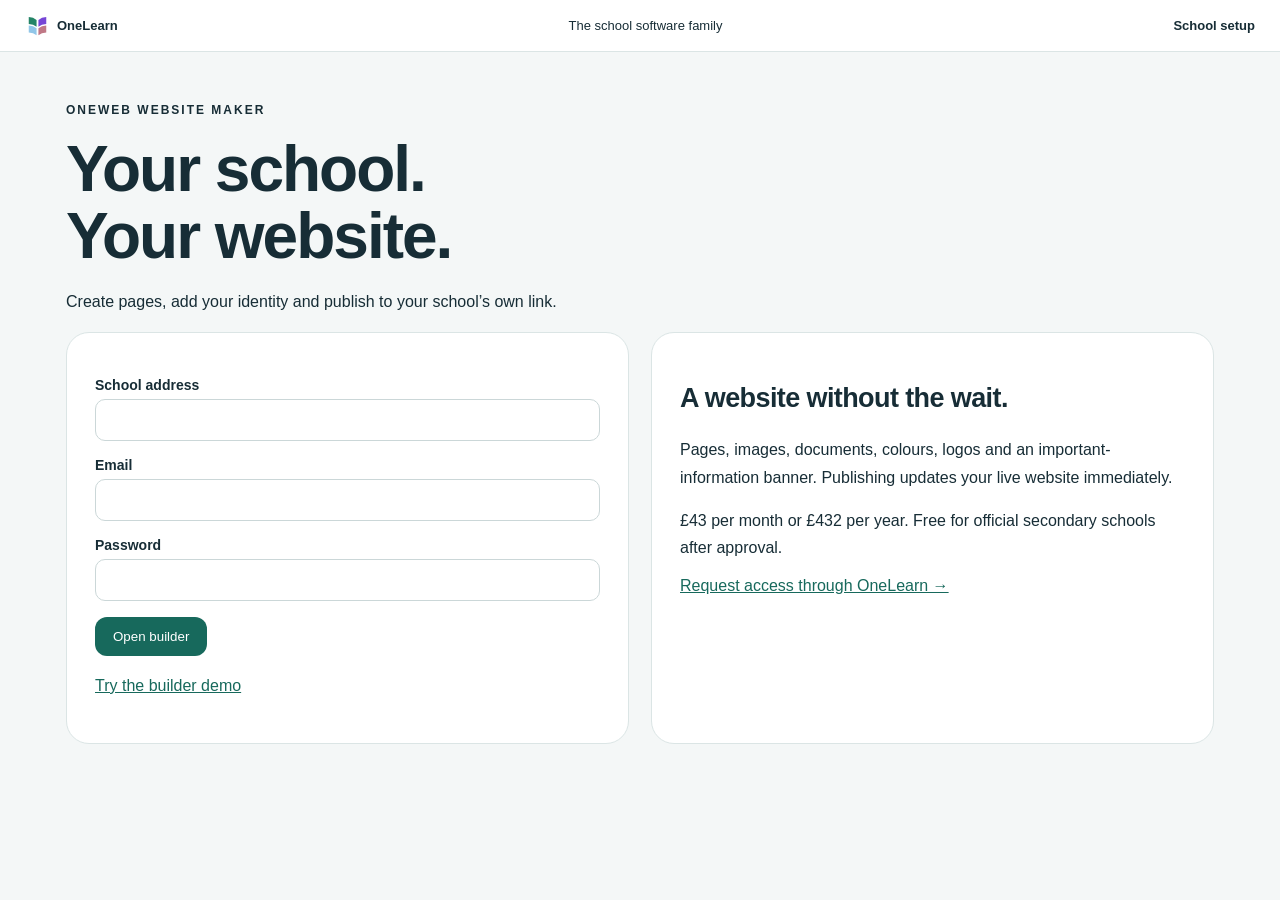
<file: index.html>
<!doctype html><html lang="en-GB"><head><meta charset="utf-8"><meta name="viewport" content="width=device-width,initial-scale=1"><title>OneWeb</title><link rel="icon" href="platform-logo.svg"><link rel="stylesheet" href="platform.css"></head><body ><div id="app"></div><script src="config.js"></script><script type="module" src="boot.mjs"></script></body></html>
</file>
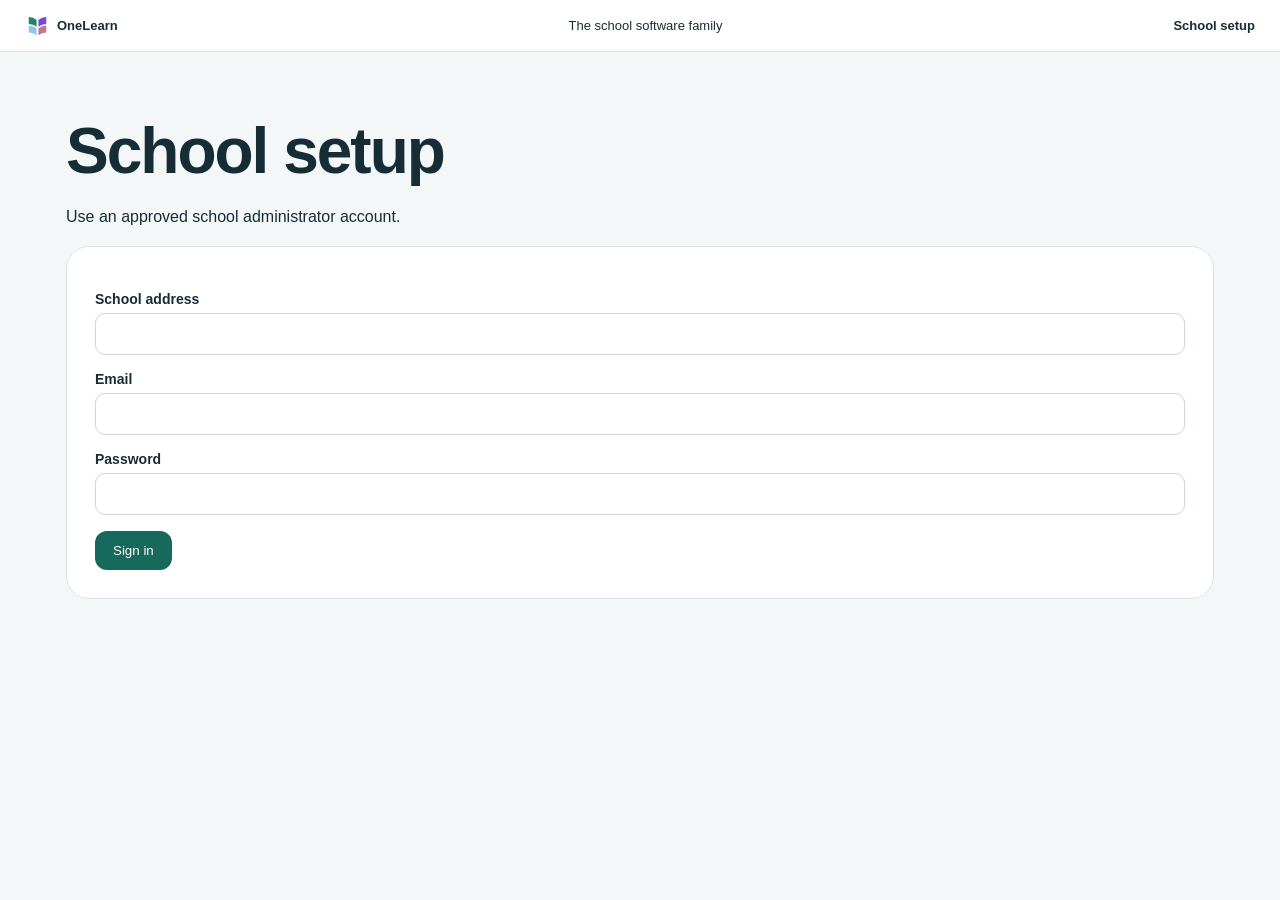
<file: setup.html>
<!doctype html><html lang="en-GB"><head><meta charset="utf-8"><meta name="viewport" content="width=device-width,initial-scale=1"><title>OneWeb · School setup</title><link rel="icon" href="platform-logo.svg"><link rel="stylesheet" href="platform.css"></head><body ><div id="app"></div><script src="config.js"></script><script type="module" src="setup.mjs"></script></body></html>
</file>
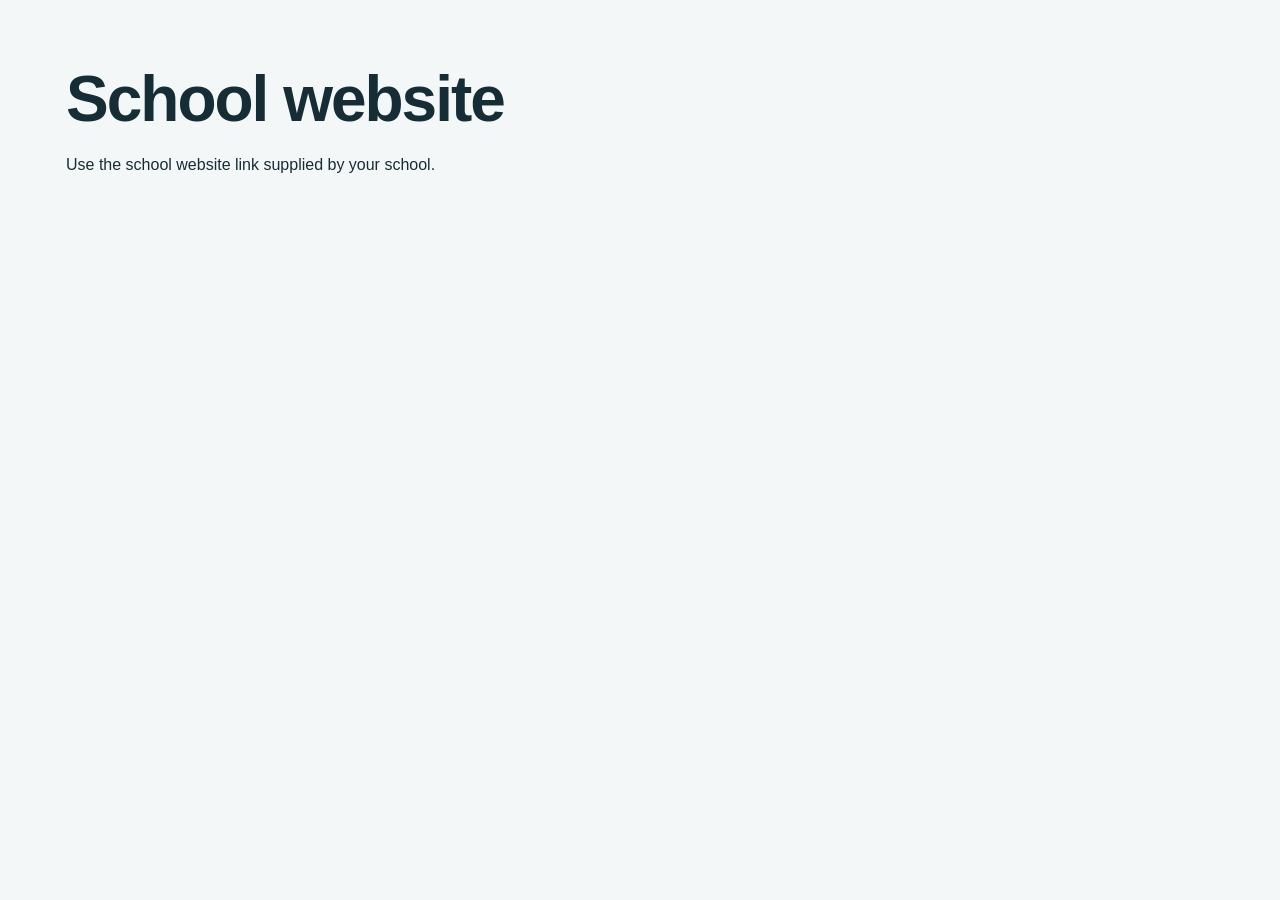
<file: website.html>
<!doctype html><html lang="en-GB"><head><meta charset="utf-8"><meta name="viewport" content="width=device-width,initial-scale=1"><title>OneWeb</title><link rel="icon" href="platform-logo.svg"><link rel="stylesheet" href="platform.css"></head><body data-public="true"><div id="app"></div><script src="config.js"></script><script type="module" src="boot.mjs"></script></body></html>
</file>
<file: platform.css>
:root{--ink:#172d36;--muted:#64767c;--accent:#17695c;--line:#dbe5e5;--paper:#f4f7f7;font-family:Inter,Segoe UI,Arial,sans-serif;color:var(--ink)}*{box-sizing:border-box}body{margin:0;background:var(--paper)}.platform-bar{display:flex;align-items:center;justify-content:space-between;gap:16px;min-height:52px;padding:10px 25px;background:white;border-bottom:1px solid var(--line);font:13px Segoe UI,sans-serif;color:var(--ink);position:relative;z-index:10}.platform-bar a{display:flex;align-items:center;gap:7px;color:inherit;text-decoration:none;font-weight:700}.platform-bar span{display:flex;align-items:center;gap:8px}.platform-bar img{width:25px;height:25px;object-fit:contain}.platform-page{max-width:1200px;margin:auto;padding:48px 26px}.platform-page h1{font-size:clamp(34px,5vw,64px);letter-spacing:-2px;line-height:1.05;margin:18px 0}.platform-page h2{font-size:27px;letter-spacing:-.6px}.platform-page p{line-height:1.7}.platform-page a{color:var(--accent)}.platform-page button,.platform-page .button{display:inline-block;background:var(--accent);color:white;border:0;border-radius:12px;padding:12px 18px;font:600 14px inherit;cursor:pointer;text-decoration:none}.platform-page button.secondary{background:#e8eeee;color:var(--ink)}.platform-page button:disabled{opacity:.5;cursor:wait}.platform-page label{display:block;font-size:14px;font-weight:600;margin:16px 0}.platform-page input:not([type=checkbox]),.platform-page textarea,.platform-page select{width:100%;font:inherit;padding:12px;border:1px solid #cbd7d8;border-radius:10px;background:white;color:var(--ink);margin-top:6px}.platform-page textarea{min-height:120px;resize:vertical}.platform-grid{display:grid;grid-template-columns:repeat(2,minmax(0,1fr));gap:22px}.platform-card{padding:28px;background:white;border:1px solid var(--line);border-radius:23px;min-width:0}.platform-card img.mark{width:48px;height:48px}.platform-muted{color:var(--muted)}.platform-actions{display:flex;flex-wrap:wrap;gap:10px;align-items:center}.platform-notice{padding:16px;border-radius:12px;background:#eaf1f7;margin:15px 0;white-space:pre-line}.platform-error{color:#a32a3b;white-space:pre-line}.platform-page table{width:100%;border-collapse:collapse}.platform-page td,.platform-page th{text-align:left;padding:12px;border-bottom:1px solid var(--line);overflow-wrap:anywhere}.platform-page .scroll{overflow:auto}.sales-nav{display:flex;justify-content:space-between;align-items:center;gap:18px;flex-wrap:wrap}.sales-logo{display:flex;align-items:center;gap:10px;font-size:24px;font-weight:800;text-decoration:none;color:var(--ink)!important}.sales-logo img{width:46px}.sales-hero{padding:65px 0;max-width:860px}.sales-hero h1{font-size:clamp(42px,7vw,83px);letter-spacing:-4px}.sales-hero p{font-size:20px;max-width:700px}.eyebrow{font-size:12px;font-weight:750;letter-spacing:2px;text-transform:uppercase}.price{font-size:29px;font-weight:750}.product-visual{height:135px;margin:-4px -4px 24px;border-radius:16px;padding:22px;display:flex;gap:12px;background:var(--tint);overflow:hidden}.product-visual .side{width:24%;border-radius:9px;background:var(--product);opacity:.75}.product-visual .tiles{flex:1;display:grid;grid-template-columns:1fr 1fr;gap:10px}.product-visual .tiles i{background:#ffffffbd;border-radius:10px}.product-label{display:flex;align-items:center;gap:12px}.product-label img{width:36px;height:36px}.builder-layout{display:grid;grid-template-columns:220px 1fr;gap:20px}.builder-page{margin:8px 0;display:block;width:100%;text-align:left}.web-site{--accent:#245b80;background:#fff;min-height:100vh;color:#183342}.web-site header,.web-site main,.web-site footer{max-width:1200px;margin:auto;padding:25px}.web-site header{display:flex;gap:20px;align-items:center;flex-wrap:wrap}.web-site header img{width:65px;height:65px;object-fit:contain}.web-site nav{margin-left:auto;display:flex;gap:18px;flex-wrap:wrap}.web-site a{color:var(--accent)}.web-site .web-hero{border-radius:28px;background:color-mix(in srgb,var(--accent) 12%,white);padding:60px 40px;margin-bottom:25px}.web-site h1{font-size:clamp(36px,6vw,68px);letter-spacing:-2px}.web-site p{white-space:pre-line;line-height:1.8;max-width:850px}.web-section{padding:25px 0;border-bottom:1px solid #e4ebee}.web-section img{max-width:100%;max-height:550px;object-fit:cover;border-radius:18px}.web-site footer{border-top:1px solid #e4ebee;margin-top:50px}.platform-code{font:18px monospace;overflow-wrap:anywhere;padding:20px;border:2px dashed #a2bbb4;border-radius:12px;user-select:all}.sales-footer{margin-top:55px;padding-top:25px;border-top:1px solid var(--line);font-size:13px}.honeypot{position:absolute;left:-10000px}.platform-page small{line-height:1.6}@media(max-width:720px){.platform-grid,.builder-layout{grid-template-columns:1fr}.platform-page{padding:25px 16px}.platform-bar{padding:10px;font-size:11px;gap:8px}.sales-hero{padding:35px 0}.sales-hero h1{letter-spacing:-2px}.platform-card{padding:22px}.platform-page td{min-width:100px}.web-site .web-hero{padding:30px 22px}}
</file>
